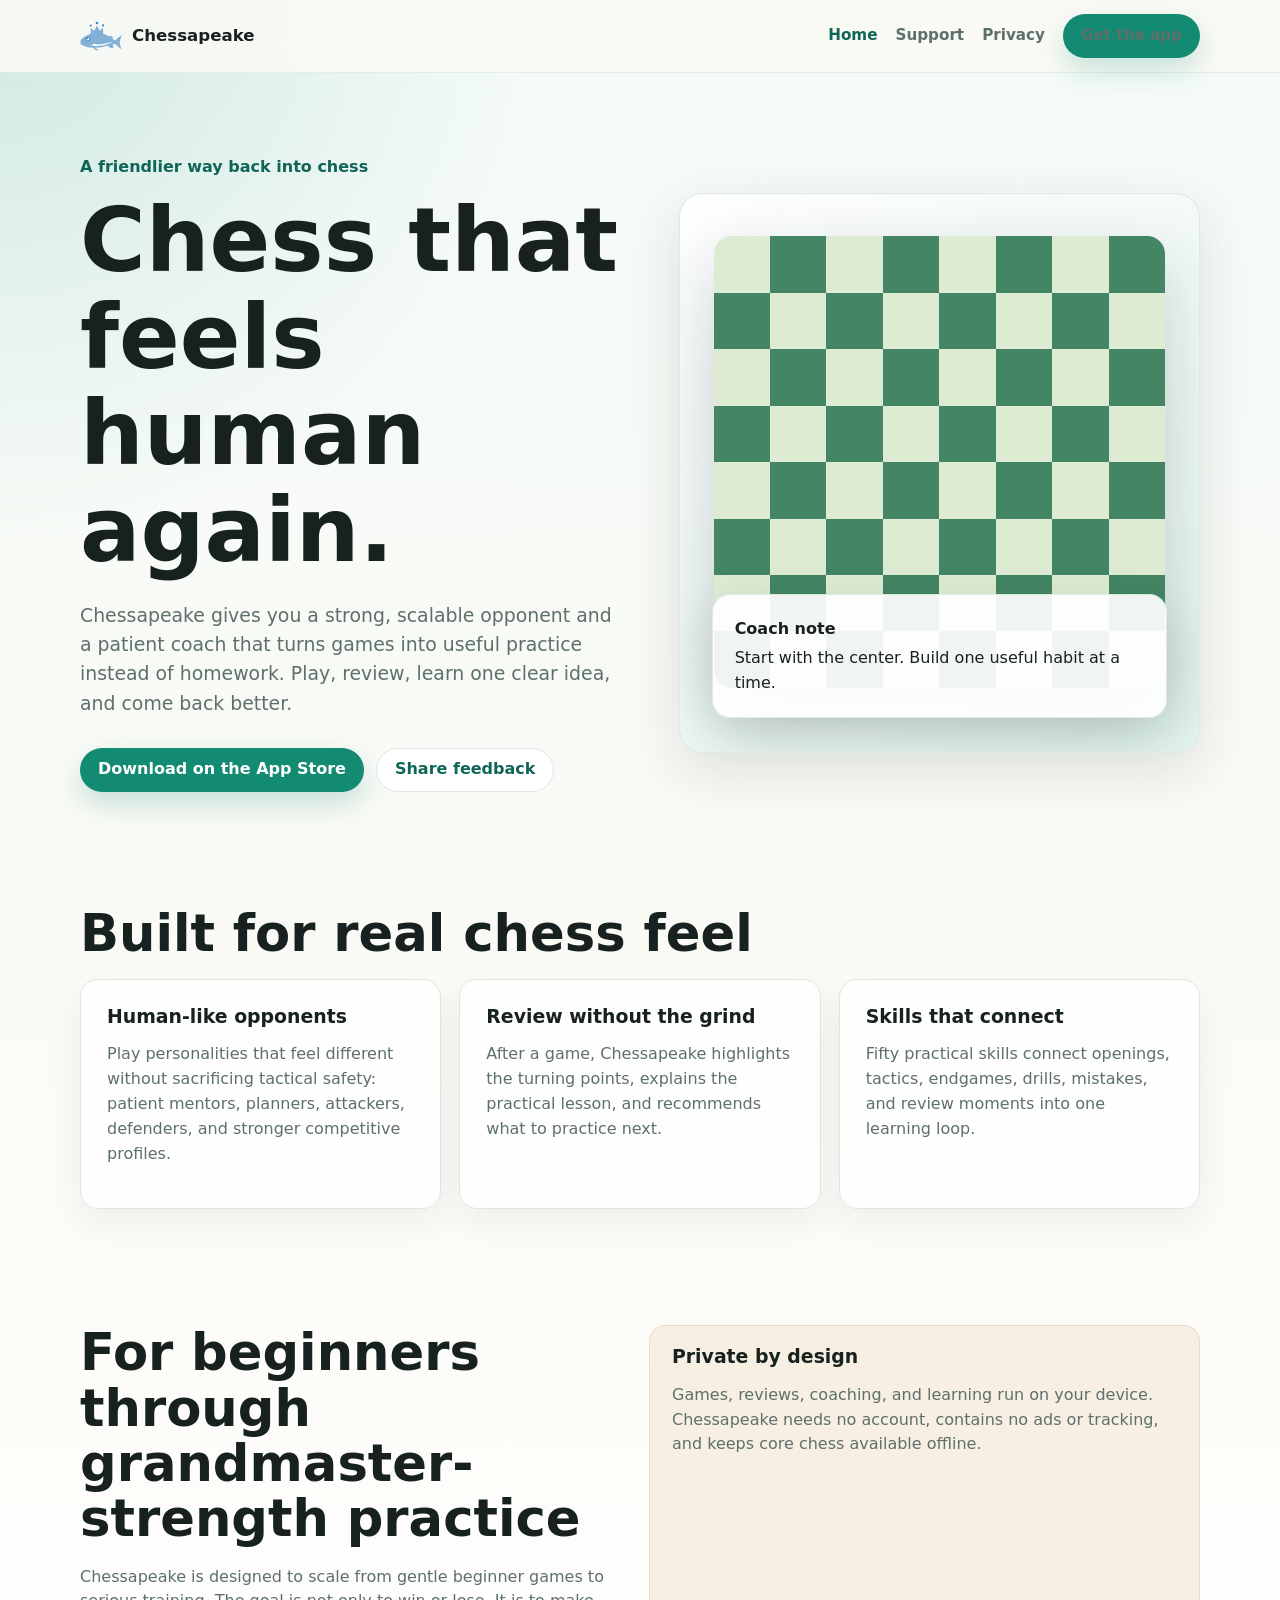
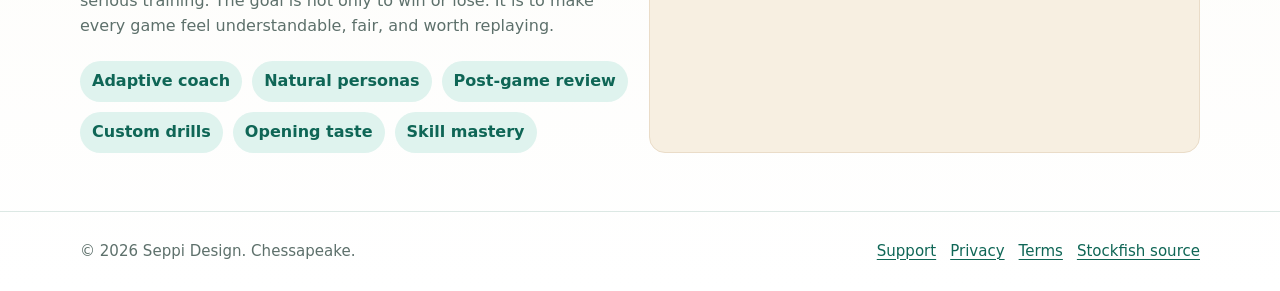
<file: index.html>
<!doctype html>
<html lang="en">
<head>
  <meta charset="utf-8">
  <meta name="viewport" content="width=device-width, initial-scale=1">
  <title>Chessapeake - Chess that feels human again</title>
  <meta name="description" content="Chessapeake is a friendly chess opponent and patient coach for iPhone and iPad, with human-feeling play, game review, drills, and practical skill paths.">
  <link rel="stylesheet" href="styles.css">
</head>
<body>
  <header class="site-header">
    <nav class="nav" aria-label="Main navigation">
      <a class="brand" href="index.html">
        <img src="assets/chessapeake-mascot.svg" alt="" aria-hidden="true">
        <span>Chessapeake</span>
      </a>
      <div class="nav-links">
        <a href="index.html" aria-current="page">Home</a>
        <a href="support.html">Support</a>
        <a href="privacy.html">Privacy</a>
        <a class="button" href="https://apps.apple.com/app/chessapeake/id6788574785">Get the app</a>
      </div>
    </nav>
  </header>

  <main class="page">
    <section class="hero">
      <div>
        <p class="eyebrow">A friendlier way back into chess</p>
        <h1>Chess that feels human again.</h1>
        <p class="lead">Chessapeake gives you a strong, scalable opponent and a patient coach that turns games into useful practice instead of homework. Play, review, learn one clear idea, and come back better.</p>
        <div class="hero-actions" id="download">
          <a class="button" href="https://apps.apple.com/app/chessapeake/id6788574785">Download on the App Store</a>
          <a class="button secondary" href="mailto:dseppi@gmail.com?subject=Chessapeake%20Feedback&amp;body=What%20are%20you%20trying%20to%20improve%20in%20chess%3F%0A%0AWhat%20felt%20helpful%20or%20confusing%20in%20Chessapeake%3F%0A">Share feedback</a>
        </div>
      </div>
      <div class="hero-panel" aria-label="Chessboard preview">
        <div class="board-preview" aria-hidden="true">
          <span></span><span></span><span></span><span></span><span></span><span></span><span></span><span></span>
          <span></span><span></span><span></span><span></span><span></span><span></span><span></span><span></span>
          <span></span><span></span><span></span><span></span><span></span><span></span><span></span><span></span>
          <span></span><span></span><span></span><span></span><span></span><span></span><span></span><span></span>
          <span></span><span></span><span></span><span></span><span></span><span></span><span></span><span></span>
          <span></span><span></span><span></span><span></span><span></span><span></span><span></span><span></span>
          <span></span><span></span><span></span><span></span><span></span><span></span><span></span><span></span>
          <span></span><span></span><span></span><span></span><span></span><span></span><span></span><span></span>
        </div>
        <div class="coach-bubble">
          <strong>Coach note</strong>
          <span>Start with the center. Build one useful habit at a time.</span>
        </div>
      </div>
    </section>

    <section class="section">
      <h2>Built for real chess feel</h2>
      <div class="grid">
        <article class="card">
          <h3>Human-like opponents</h3>
          <p>Play personalities that feel different without sacrificing tactical safety: patient mentors, planners, attackers, defenders, and stronger competitive profiles.</p>
        </article>
        <article class="card">
          <h3>Review without the grind</h3>
          <p>After a game, Chessapeake highlights the turning points, explains the practical lesson, and recommends what to practice next.</p>
        </article>
        <article class="card">
          <h3>Skills that connect</h3>
          <p>Fifty practical skills connect openings, tactics, endgames, drills, mistakes, and review moments into one learning loop.</p>
        </article>
      </div>
    </section>

    <section class="section">
      <div class="grid two">
        <div>
          <h2>For beginners through grandmaster-strength practice</h2>
          <p>Chessapeake is designed to scale from gentle beginner games to serious training. The goal is not only to win or lose. It is to make every game feel understandable, fair, and worth replaying.</p>
          <ul class="pill-list" aria-label="Chessapeake features">
            <li>Adaptive coach</li>
            <li>Natural personas</li>
            <li>Post-game review</li>
            <li>Custom drills</li>
            <li>Opening taste</li>
            <li>Skill mastery</li>
          </ul>
        </div>
        <div class="notice">
          <h3>Private by design</h3>
          <p>Games, reviews, coaching, and learning run on your device. Chessapeake needs no account, contains no ads or tracking, and keeps core chess available offline.</p>
        </div>
      </div>
    </section>
  </main>

  <footer class="site-footer">
    <div class="footer-inner">
      <span>© 2026 Seppi Design. Chessapeake.</span>
      <nav aria-label="Footer navigation">
        <a href="support.html">Support</a>
        <a href="privacy.html">Privacy</a>
        <a href="terms.html">Terms</a>
        <a href="downloads/Chessapeake-Stockfish-19-Source.zip">Stockfish source</a>
      </nav>
    </div>
  </footer>
</body>
</html>
</file>
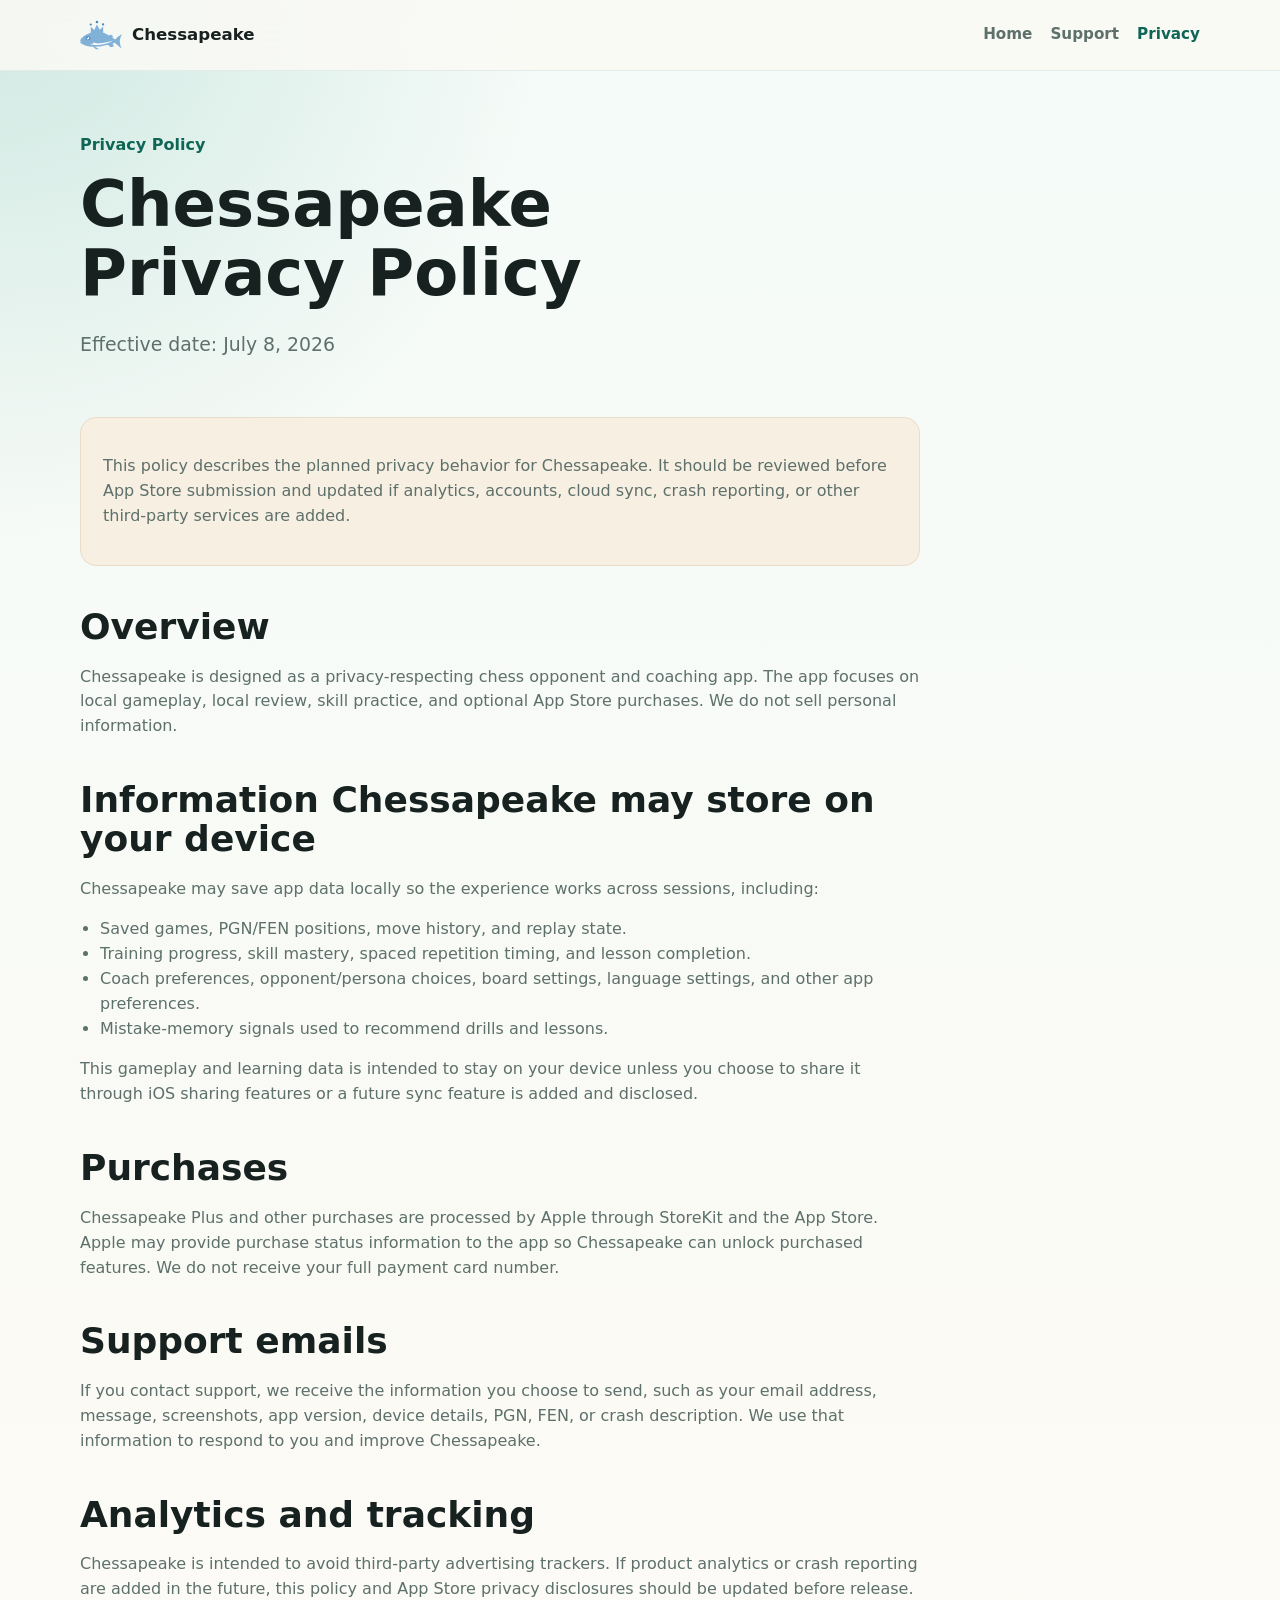
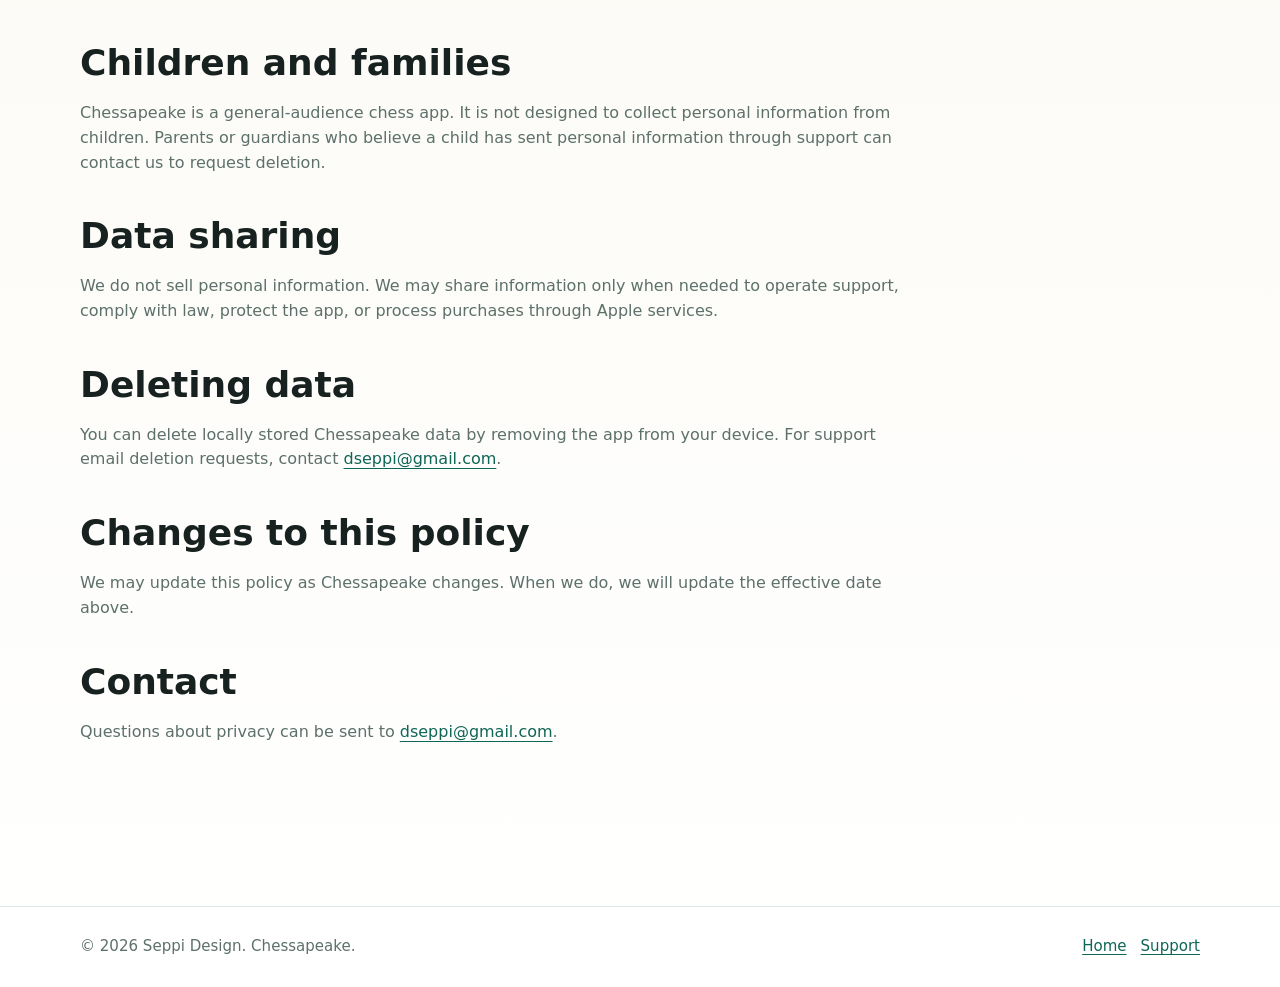
<file: privacy.html>
<!doctype html>
<html lang="en">
<head>
  <meta charset="utf-8">
  <meta name="viewport" content="width=device-width, initial-scale=1">
  <title>Chessapeake Privacy Policy</title>
  <meta name="description" content="Privacy policy for Chessapeake, a chess opponent and coaching app for iPhone and iPad.">
  <link rel="stylesheet" href="styles.css">
</head>
<body>
  <header class="site-header">
    <nav class="nav" aria-label="Main navigation">
      <a class="brand" href="index.html">
        <img src="assets/chessapeake-mascot.svg" alt="" aria-hidden="true">
        <span>Chessapeake</span>
      </a>
      <div class="nav-links">
        <a href="index.html">Home</a>
        <a href="support.html">Support</a>
        <a href="privacy.html" aria-current="page">Privacy</a>
      </div>
    </nav>
  </header>

  <main class="page content">
    <p class="eyebrow">Privacy Policy</p>
    <h1>Chessapeake Privacy Policy</h1>
    <p class="lead">Effective date: July 8, 2026</p>

    <section class="section narrow">
      <div class="notice">
        <p>This policy describes the planned privacy behavior for Chessapeake. It should be reviewed before App Store submission and updated if analytics, accounts, cloud sync, crash reporting, or other third-party services are added.</p>
      </div>

      <h2>Overview</h2>
      <p>Chessapeake is designed as a privacy-respecting chess opponent and coaching app. The app focuses on local gameplay, local review, skill practice, and optional App Store purchases. We do not sell personal information.</p>

      <h2>Information Chessapeake may store on your device</h2>
      <p>Chessapeake may save app data locally so the experience works across sessions, including:</p>
      <ul>
        <li>Saved games, PGN/FEN positions, move history, and replay state.</li>
        <li>Training progress, skill mastery, spaced repetition timing, and lesson completion.</li>
        <li>Coach preferences, opponent/persona choices, board settings, language settings, and other app preferences.</li>
        <li>Mistake-memory signals used to recommend drills and lessons.</li>
      </ul>
      <p>This gameplay and learning data is intended to stay on your device unless you choose to share it through iOS sharing features or a future sync feature is added and disclosed.</p>

      <h2>Purchases</h2>
      <p>Chessapeake Plus and other purchases are processed by Apple through StoreKit and the App Store. Apple may provide purchase status information to the app so Chessapeake can unlock purchased features. We do not receive your full payment card number.</p>

      <h2>Support emails</h2>
      <p>If you contact support, we receive the information you choose to send, such as your email address, message, screenshots, app version, device details, PGN, FEN, or crash description. We use that information to respond to you and improve Chessapeake.</p>

      <h2>Analytics and tracking</h2>
      <p>Chessapeake is intended to avoid third-party advertising trackers. If product analytics or crash reporting are added in the future, this policy and App Store privacy disclosures should be updated before release.</p>

      <h2>Children and families</h2>
      <p>Chessapeake is a general-audience chess app. It is not designed to collect personal information from children. Parents or guardians who believe a child has sent personal information through support can contact us to request deletion.</p>

      <h2>Data sharing</h2>
      <p>We do not sell personal information. We may share information only when needed to operate support, comply with law, protect the app, or process purchases through Apple services.</p>

      <h2>Deleting data</h2>
      <p>You can delete locally stored Chessapeake data by removing the app from your device. For support email deletion requests, contact <a href="mailto:dseppi@gmail.com?subject=Chessapeake%20Privacy%20Request">dseppi@gmail.com</a>.</p>

      <h2>Changes to this policy</h2>
      <p>We may update this policy as Chessapeake changes. When we do, we will update the effective date above.</p>

      <h2>Contact</h2>
      <p>Questions about privacy can be sent to <a href="mailto:dseppi@gmail.com?subject=Chessapeake%20Privacy%20Request">dseppi@gmail.com</a>.</p>
    </section>
  </main>

  <footer class="site-footer">
    <div class="footer-inner">
      <span>&copy; 2026 Seppi Design. Chessapeake.</span>
      <nav aria-label="Footer navigation">
        <a href="index.html">Home</a>
        <a href="support.html">Support</a>
      </nav>
    </div>
  </footer>
</body>
</html>
</file>
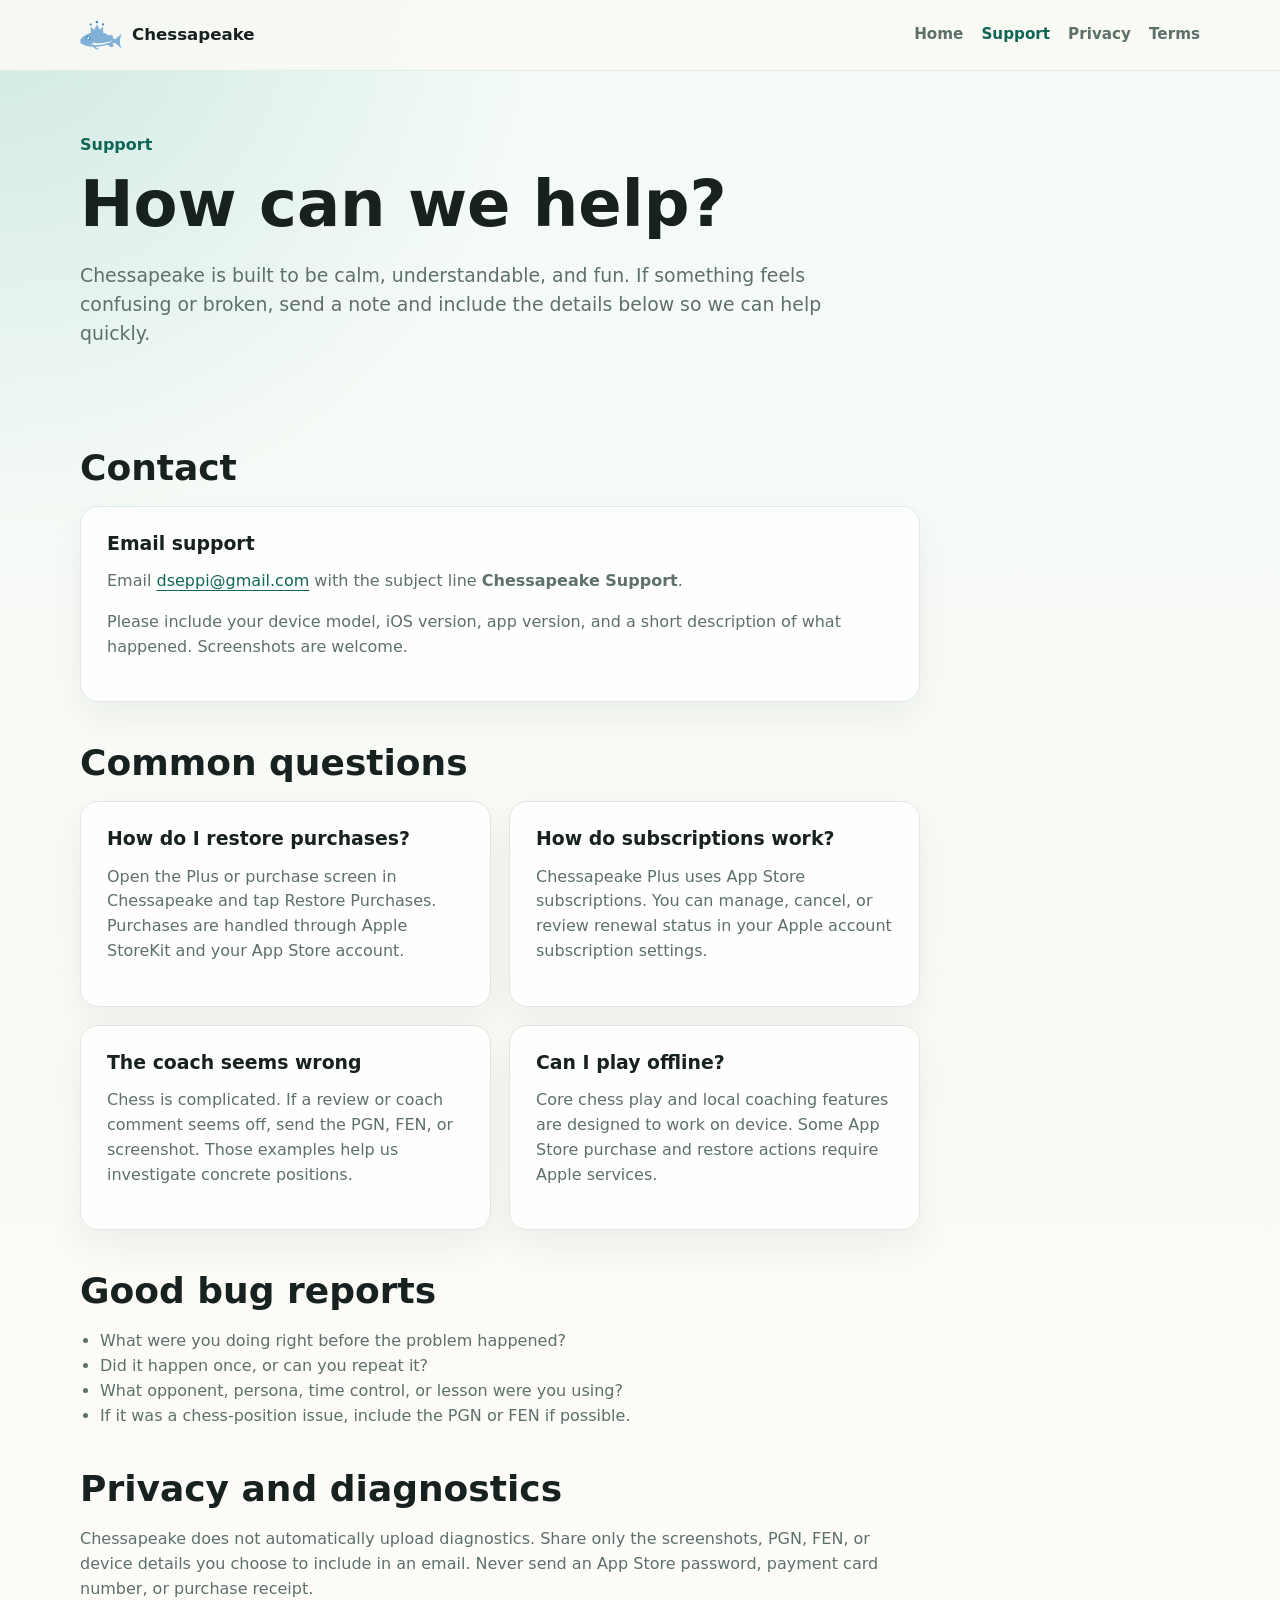
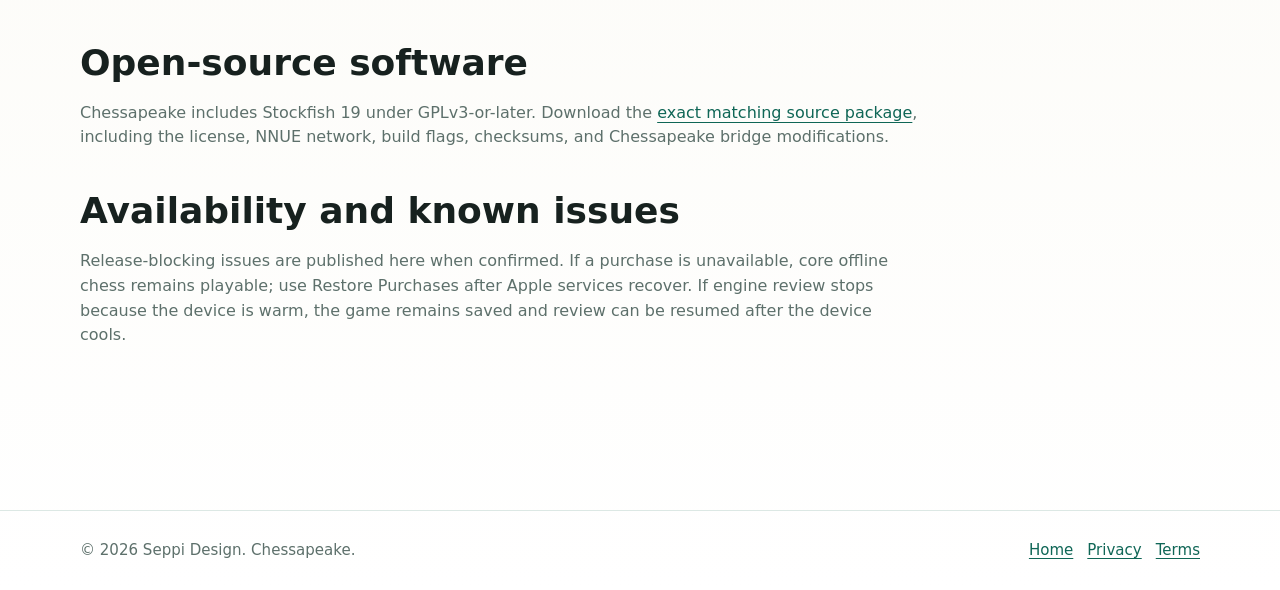
<file: support.html>
<!doctype html>
<html lang="en">
<head>
  <meta charset="utf-8">
  <meta name="viewport" content="width=device-width, initial-scale=1">
  <title>Chessapeake Support</title>
  <meta name="description" content="Get support for Chessapeake, including purchases, restore purchases, gameplay, coaching, and feedback.">
  <link rel="stylesheet" href="styles.css">
</head>
<body>
  <header class="site-header">
    <nav class="nav" aria-label="Main navigation">
      <a class="brand" href="index.html">
        <img src="assets/chessapeake-mascot.svg" alt="" aria-hidden="true">
        <span>Chessapeake</span>
      </a>
      <div class="nav-links">
        <a href="index.html">Home</a>
        <a href="support.html" aria-current="page">Support</a>
        <a href="privacy.html">Privacy</a>
        <a href="terms.html">Terms</a>
      </div>
    </nav>
  </header>

  <main class="page content">
    <p class="eyebrow">Support</p>
    <h1>How can we help?</h1>
    <p class="lead">Chessapeake is built to be calm, understandable, and fun. If something feels confusing or broken, send a note and include the details below so we can help quickly.</p>

    <section class="section narrow">
      <h2>Contact</h2>
      <div class="card">
        <h3>Email support</h3>
        <p>Email <a href="mailto:dseppi@gmail.com?subject=Chessapeake%20Support">dseppi@gmail.com</a> with the subject line <strong>Chessapeake Support</strong>.</p>
        <p>Please include your device model, iOS version, app version, and a short description of what happened. Screenshots are welcome.</p>
      </div>

      <h2>Common questions</h2>
      <div class="grid two">
        <article class="card">
          <h3>How do I restore purchases?</h3>
          <p>Open the Plus or purchase screen in Chessapeake and tap Restore Purchases. Purchases are handled through Apple StoreKit and your App Store account.</p>
        </article>
        <article class="card">
          <h3>How do subscriptions work?</h3>
          <p>Chessapeake Plus uses App Store subscriptions. You can manage, cancel, or review renewal status in your Apple account subscription settings.</p>
        </article>
        <article class="card">
          <h3>The coach seems wrong</h3>
          <p>Chess is complicated. If a review or coach comment seems off, send the PGN, FEN, or screenshot. Those examples help us investigate concrete positions.</p>
        </article>
        <article class="card">
          <h3>Can I play offline?</h3>
          <p>Core chess play and local coaching features are designed to work on device. Some App Store purchase and restore actions require Apple services.</p>
        </article>
      </div>

      <h2>Good bug reports</h2>
      <ul>
        <li>What were you doing right before the problem happened?</li>
        <li>Did it happen once, or can you repeat it?</li>
        <li>What opponent, persona, time control, or lesson were you using?</li>
        <li>If it was a chess-position issue, include the PGN or FEN if possible.</li>
      </ul>

      <h2>Privacy and diagnostics</h2>
      <p>Chessapeake does not automatically upload diagnostics. Share only the screenshots, PGN, FEN, or device details you choose to include in an email. Never send an App Store password, payment card number, or purchase receipt.</p>

      <h2>Open-source software</h2>
      <p>Chessapeake includes Stockfish 19 under GPLv3-or-later. Download the <a href="downloads/Chessapeake-Stockfish-19-Source.zip">exact matching source package</a>, including the license, NNUE network, build flags, checksums, and Chessapeake bridge modifications.</p>

      <h2>Availability and known issues</h2>
      <p>Release-blocking issues are published here when confirmed. If a purchase is unavailable, core offline chess remains playable; use Restore Purchases after Apple services recover. If engine review stops because the device is warm, the game remains saved and review can be resumed after the device cools.</p>
    </section>
  </main>

  <footer class="site-footer">
    <div class="footer-inner">
      <span>© 2026 Seppi Design. Chessapeake.</span>
      <nav aria-label="Footer navigation">
        <a href="index.html">Home</a>
        <a href="privacy.html">Privacy</a>
        <a href="terms.html">Terms</a>
      </nav>
    </div>
  </footer>
</body>
</html>
</file>
<file: styles.css>
:root {
  --ink: #17211f;
  --muted: #5d706b;
  --coach: #138a72;
  --coach-dark: #0f6656;
  --sea: #dff3ee;
  --cream: #fbfaf5;
  --card: #ffffff;
  --line: #dce8e4;
  --warm: #f7efe1;
  --shadow: 0 18px 55px rgba(17, 32, 28, 0.12);
}

* {
  box-sizing: border-box;
}

html {
  scroll-behavior: smooth;
}

body {
  margin: 0;
  color: var(--ink);
  background:
    radial-gradient(circle at top left, rgba(19, 138, 114, 0.16), transparent 34rem),
    linear-gradient(180deg, #f4fbf8 0%, var(--cream) 54%, #ffffff 100%);
  font-family: Inter, ui-sans-serif, system-ui, -apple-system, BlinkMacSystemFont, "Segoe UI", sans-serif;
  line-height: 1.55;
}

a {
  color: var(--coach-dark);
  text-decoration-thickness: 0.08em;
  text-underline-offset: 0.22em;
}

.site-header {
  position: sticky;
  top: 0;
  z-index: 10;
  border-bottom: 1px solid rgba(220, 232, 228, 0.76);
  background: rgba(251, 250, 245, 0.86);
  backdrop-filter: blur(18px);
}

.nav {
  display: flex;
  align-items: center;
  justify-content: space-between;
  width: min(1120px, calc(100% - 40px));
  margin: 0 auto;
  padding: 14px 0;
  gap: 24px;
}

.brand {
  display: inline-flex;
  align-items: center;
  gap: 10px;
  color: var(--ink);
  font-weight: 800;
  font-size: 1.04rem;
  text-decoration: none;
}

.brand img {
  width: 42px;
  height: 42px;
}

.nav-links {
  display: flex;
  align-items: center;
  gap: 18px;
  font-size: 0.95rem;
  font-weight: 700;
}

.nav-links a {
  color: var(--muted);
  text-decoration: none;
}

.nav-links a:hover,
.nav-links a[aria-current="page"] {
  color: var(--coach-dark);
}

.button {
  display: inline-flex;
  align-items: center;
  justify-content: center;
  min-height: 44px;
  padding: 0 18px;
  border-radius: 999px;
  background: var(--coach);
  color: #fff;
  font-weight: 800;
  text-decoration: none;
  box-shadow: 0 12px 28px rgba(19, 138, 114, 0.22);
}

.button.secondary {
  background: #ffffff;
  color: var(--coach-dark);
  border: 1px solid var(--line);
  box-shadow: none;
}

.page {
  width: min(1120px, calc(100% - 40px));
  margin: 0 auto;
}

.hero {
  display: grid;
  grid-template-columns: minmax(0, 1.02fr) minmax(320px, 0.98fr);
  align-items: center;
  gap: 56px;
  padding: 82px 0 56px;
}

.eyebrow {
  color: var(--coach-dark);
  font-weight: 900;
  letter-spacing: 0;
  margin: 0 0 12px;
}

h1,
h2,
h3 {
  letter-spacing: 0;
  line-height: 1.08;
}

h1 {
  margin: 0;
  max-width: 12ch;
  font-size: clamp(3rem, 7vw, 5.9rem);
}

h2 {
  margin: 0 0 18px;
  font-size: clamp(2rem, 4vw, 3.25rem);
}

h3 {
  margin: 0 0 8px;
  font-size: 1.18rem;
}

.lead {
  max-width: 66ch;
  margin: 22px 0 0;
  color: var(--muted);
  font-size: 1.18rem;
}

.hero-actions {
  display: flex;
  flex-wrap: wrap;
  gap: 12px;
  margin-top: 30px;
}

.hero-panel {
  position: relative;
  min-height: 560px;
  border-radius: 24px;
  background:
    linear-gradient(145deg, rgba(255, 255, 255, 0.92), rgba(223, 243, 238, 0.9)),
    var(--card);
  border: 1px solid rgba(220, 232, 228, 0.9);
  box-shadow: var(--shadow);
  overflow: hidden;
}

.board-preview {
  position: absolute;
  inset: 42px 34px auto;
  display: grid;
  grid-template-columns: repeat(8, 1fr);
  aspect-ratio: 1;
  border-radius: 18px;
  overflow: hidden;
  box-shadow: 0 26px 70px rgba(17, 32, 28, 0.2);
}

.board-preview span {
  display: block;
}

.board-preview span {
  background: #438564;
}

.board-preview span:nth-child(16n + 1),
.board-preview span:nth-child(16n + 3),
.board-preview span:nth-child(16n + 5),
.board-preview span:nth-child(16n + 7),
.board-preview span:nth-child(16n + 10),
.board-preview span:nth-child(16n + 12),
.board-preview span:nth-child(16n + 14),
.board-preview span:nth-child(16n + 16) {
  background: #dcebd2;
}

.coach-bubble {
  position: absolute;
  left: 32px;
  right: 32px;
  bottom: 34px;
  padding: 22px;
  border-radius: 18px;
  background: rgba(255, 255, 255, 0.92);
  border: 1px solid rgba(220, 232, 228, 0.9);
  box-shadow: 0 18px 50px rgba(17, 32, 28, 0.14);
}

.coach-bubble strong {
  display: block;
  margin-bottom: 4px;
}

.section {
  padding: 58px 0;
}

.section.narrow {
  max-width: 840px;
}

.grid {
  display: grid;
  grid-template-columns: repeat(3, 1fr);
  gap: 18px;
}

.grid.two {
  grid-template-columns: repeat(2, 1fr);
}

.card {
  padding: 26px;
  border: 1px solid var(--line);
  border-radius: 18px;
  background: rgba(255, 255, 255, 0.86);
  box-shadow: 0 14px 36px rgba(17, 32, 28, 0.06);
}

.card p,
.section p,
li {
  color: var(--muted);
}

.pill-list {
  display: flex;
  flex-wrap: wrap;
  gap: 10px;
  padding: 0;
  margin: 22px 0 0;
  list-style: none;
}

.pill-list li {
  padding: 8px 12px;
  border-radius: 999px;
  color: var(--coach-dark);
  background: var(--sea);
  font-weight: 800;
}

.notice {
  padding: 20px 22px;
  border-radius: 16px;
  background: var(--warm);
  border: 1px solid #eadcc8;
}

.content {
  padding: 62px 0 88px;
}

.content h1 {
  max-width: 16ch;
  margin-bottom: 18px;
  font-size: clamp(2.55rem, 5vw, 4.75rem);
}

.content h2 {
  margin-top: 42px;
  font-size: clamp(1.55rem, 3vw, 2.25rem);
}

.content ul {
  padding-left: 1.25rem;
}

.site-footer {
  border-top: 1px solid var(--line);
  background: rgba(255, 255, 255, 0.72);
}

.footer-inner {
  display: flex;
  justify-content: space-between;
  gap: 24px;
  width: min(1120px, calc(100% - 40px));
  margin: 0 auto;
  padding: 28px 0;
  color: var(--muted);
  font-size: 0.94rem;
}

.footer-inner nav {
  display: flex;
  gap: 14px;
  flex-wrap: wrap;
}

@media (max-width: 860px) {
  .nav {
    align-items: flex-start;
    flex-direction: column;
  }

  .nav-links {
    width: 100%;
    overflow-x: auto;
    padding-bottom: 2px;
  }

  .hero {
    grid-template-columns: 1fr;
    padding-top: 48px;
  }

  .hero-panel {
    min-height: 480px;
  }

  .grid,
  .grid.two {
    grid-template-columns: 1fr;
  }

  .footer-inner {
    flex-direction: column;
  }
}

@media (max-width: 520px) {
  .page,
  .nav,
  .footer-inner {
    width: min(100% - 28px, 1120px);
  }

  .hero-panel {
    min-height: 390px;
  }

  .board-preview {
    inset: 28px 22px auto;
  }

  .coach-bubble {
    left: 20px;
    right: 20px;
    bottom: 22px;
  }
}
</file>
